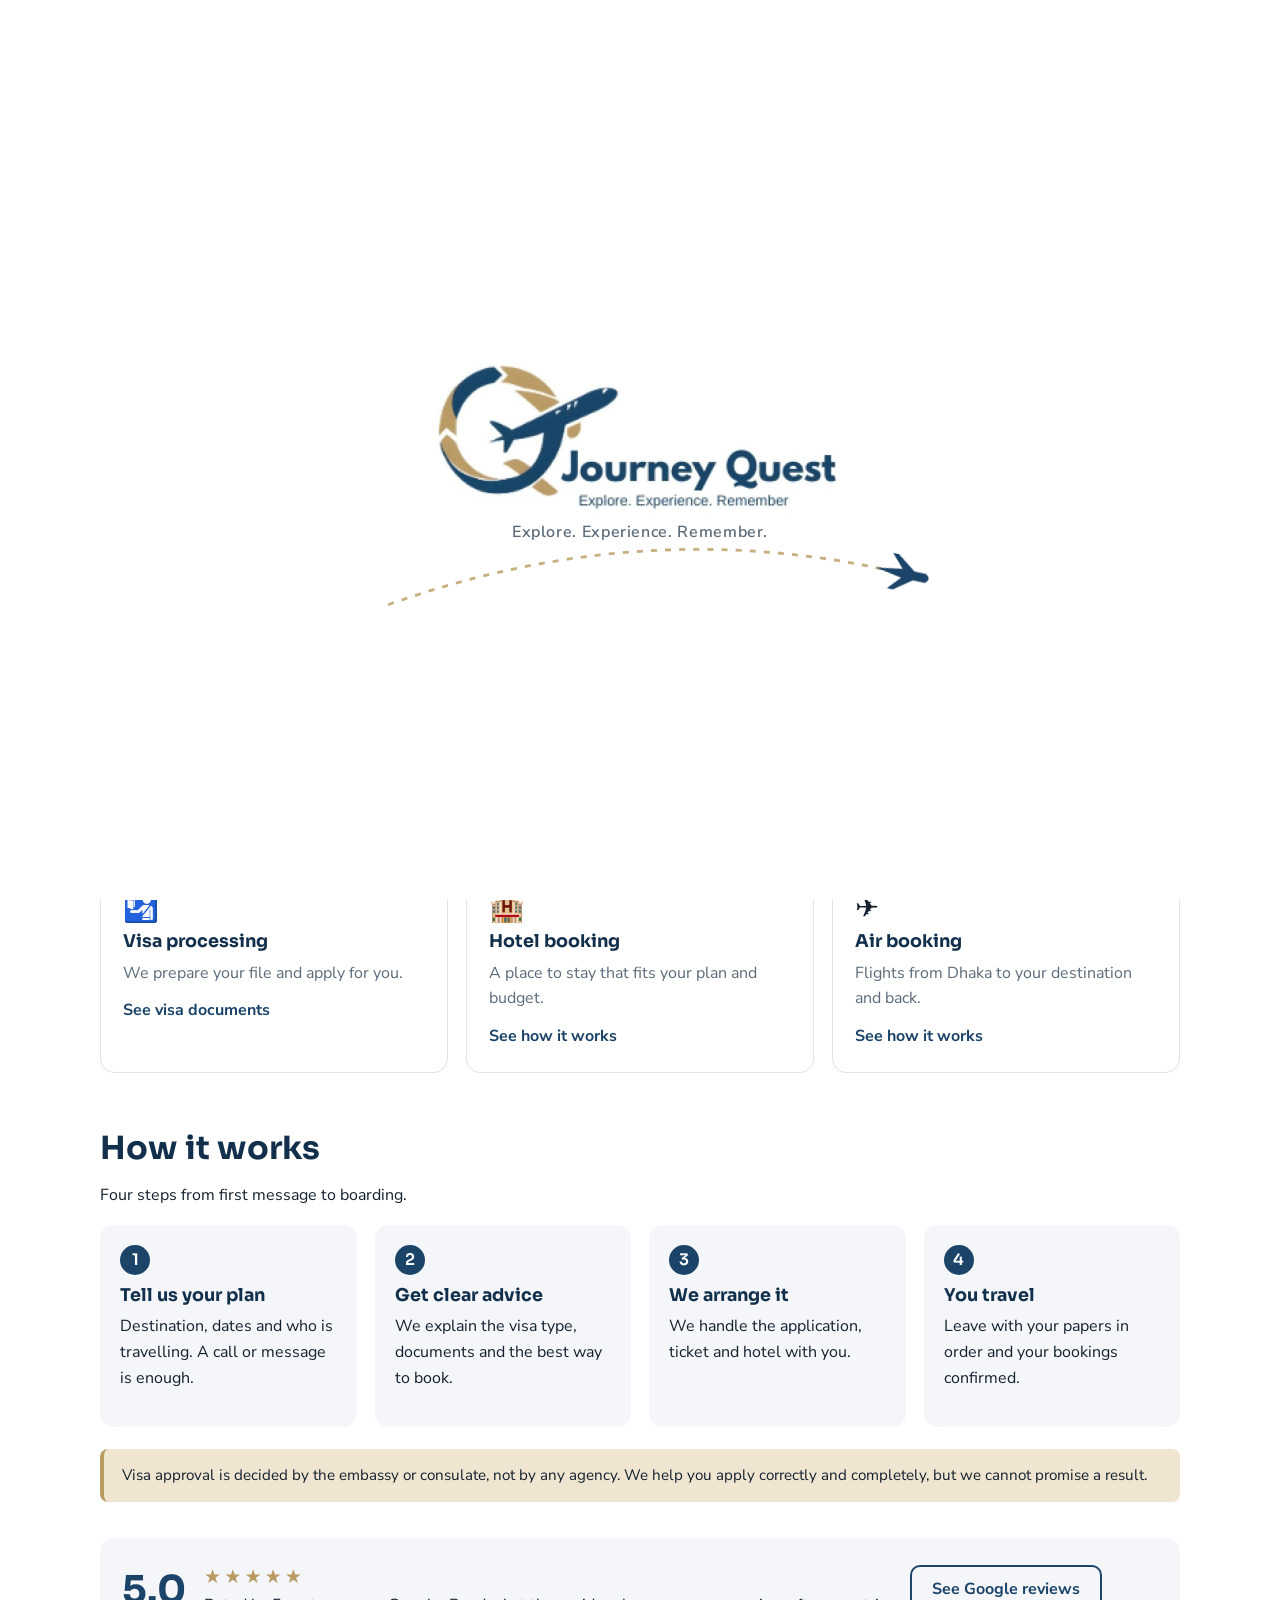
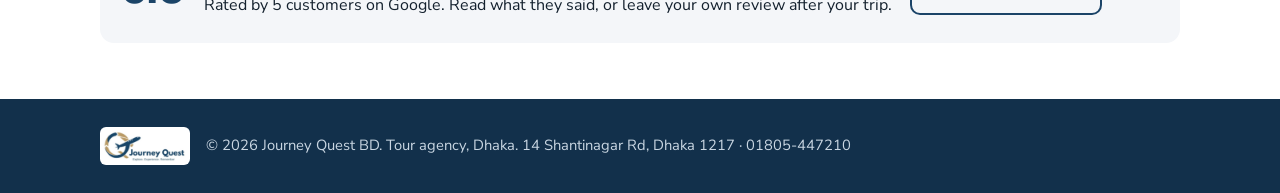
<file: index.html>
<!DOCTYPE html>
<html lang="en">
<head>
<meta charset="utf-8">
<meta name="viewport" content="width=device-width, initial-scale=1">
<title>Journey Quest BD | Visa, air tickets, hotels and tours in Dhaka</title>
<meta name="description" content="Journey Quest BD is a travel agency at 14 Shantinagar Road, Dhaka. Visa processing, air ticket booking, hotel booking, tour packages and travel insurance.">
<link rel="preconnect" href="https://fonts.googleapis.com">
<link rel="preconnect" href="https://fonts.gstatic.com" crossorigin>
<link href="https://fonts.googleapis.com/css2?family=Sora:wght@500;600;700&family=Hind+Siliguri:wght@400;500;600&family=Nunito+Sans:wght@400;600;700&display=swap" rel="stylesheet">
<style>
:root{
  --navy:#1b4468; --navy-d:#12304b; --gold:#b89b62; --gold-l:#efe5d0;
  --bg:#ffffff; --soft:#f4f6f9; --ink:#14212e; --mute:#5b6b7a; --line:#dde3ea; --ok:#2f8f5b;
  --head:'Sora','Hind Siliguri',system-ui,sans-serif;
  --body:'Nunito Sans','Hind Siliguri',system-ui,sans-serif;
}
*{box-sizing:border-box}
html{scroll-behavior:smooth}
body{margin:0;font-family:var(--body);color:var(--ink);background:var(--bg);line-height:1.6;font-size:16px}
img{max-width:100%;display:block}
a{color:var(--navy)}
h1,h2,h3{font-family:var(--head);line-height:1.2;margin:0 0 .5em;color:var(--navy-d)}
h1{font-size:clamp(1.9rem,4.6vw,3.1rem);letter-spacing:-.01em}
h2{font-size:clamp(1.4rem,3vw,2rem)}
h3{font-size:1.1rem}
p{margin:0 0 1em}
.wrap{max-width:1120px;margin:0 auto;padding:0 20px}
:focus-visible{outline:3px solid var(--gold);outline-offset:2px}

/* header */
header{position:sticky;top:0;z-index:20;background:#fff;border-bottom:1px solid var(--line)}
.bar{display:flex;align-items:center;gap:20px;min-height:68px}
.brand img{height:46px;width:auto}
nav{display:flex;gap:4px;margin-left:auto;flex-wrap:wrap}
nav a{text-decoration:none;color:var(--ink);padding:8px 14px;border-radius:8px;font-weight:600;font-size:.95rem}
nav a:hover{background:var(--soft)}
nav a.on{background:var(--navy);color:#fff}
.call{background:var(--gold);color:#fff;text-decoration:none;font-weight:700;padding:9px 16px;border-radius:8px;white-space:nowrap}
.call:hover{background:#a58a53}

/* buttons */
.btn{display:inline-block;border:0;cursor:pointer;font:inherit;font-weight:700;text-decoration:none;padding:12px 22px;border-radius:10px;background:var(--navy);color:#fff}
.btn:hover{background:var(--navy-d)}
.btn.alt{background:transparent;color:var(--navy);box-shadow:inset 0 0 0 2px var(--navy)}
.btn.alt:hover{background:var(--soft)}
.btn.gold{background:var(--gold)}

/* pages */
.page{display:none}
.page.on{display:block}
section{padding:56px 0}
.hero{background:linear-gradient(135deg,var(--navy-d),var(--navy));color:#fff;padding:72px 0 64px;position:relative;overflow:hidden}
.hero h1{color:#fff;max-width:18ch}
.hero .bn{color:var(--gold-l);font-family:var(--body);font-size:1.1rem;margin-bottom:12px}
.hero p.lead{max-width:56ch;font-size:1.1rem;color:#dbe6f0}
.hero .acts{display:flex;gap:12px;flex-wrap:wrap;margin-top:24px}
.hero .btn.alt{color:#fff;box-shadow:inset 0 0 0 2px rgba(255,255,255,.6)}
.hero .btn.alt:hover{background:rgba(255,255,255,.12)}
.hero .arc{position:absolute;right:-120px;top:-160px;width:520px;height:520px;border-radius:50%;border:56px solid rgba(184,155,98,.28)}
.facts{display:flex;flex-wrap:wrap;gap:10px 28px;margin-top:36px;color:#cfdce8;font-size:.95rem}
.facts b{color:#fff}
.ticker{background:var(--gold-l);color:var(--navy-d);font-weight:600;font-size:.9rem;padding:10px 0;overflow:hidden;white-space:nowrap}
.ticker span{display:inline-block;padding-right:36px}

.grid3{display:grid;grid-template-columns:repeat(3,1fr);gap:18px}
.card{background:#fff;border:1px solid var(--line);border-radius:14px;padding:22px}
.card.link{text-decoration:none;color:inherit;display:block;transition:border-color .15s,transform .15s}
.card.link:hover{border-color:var(--gold);transform:translateY(-2px)}
.card .ic{font-size:1.8rem}
.card p{color:var(--mute);margin:0}
.more{font-weight:700;color:var(--navy);margin-top:12px;display:block}
.steps{display:grid;grid-template-columns:repeat(4,1fr);gap:18px;counter-reset:s}
.steps div{background:var(--soft);border-radius:14px;padding:20px}
.steps div::before{counter-increment:s;content:counter(s);display:inline-grid;place-items:center;width:30px;height:30px;border-radius:50%;background:var(--navy);color:#fff;font-family:var(--head);font-weight:600;margin-bottom:10px}
.note{background:var(--gold-l);border-left:4px solid var(--gold);border-radius:8px;padding:14px 18px;margin-top:22px;font-size:.95rem}
.rating{display:flex;align-items:center;gap:18px;background:var(--soft);border-radius:14px;padding:22px;margin-top:36px;flex-wrap:wrap}
.rating b{font-family:var(--head);font-size:2.4rem;color:var(--navy)}
.stars{color:var(--gold);letter-spacing:3px;font-size:1.2rem}
.pagehead{background:var(--soft);padding:44px 0 32px;border-bottom:1px solid var(--line)}
.pagehead .bn{color:var(--gold);font-weight:600;margin-bottom:6px}
.pagehead p{color:var(--mute);max-width:60ch;margin:0}

/* services */
.svc{display:grid;grid-template-columns:1fr 1fr;gap:28px;align-items:start;padding:32px 0;border-bottom:1px solid var(--line)}
.svc ul{padding-left:18px;margin:0 0 16px;color:var(--mute)}
.svc li{margin:4px 0}

/* visa documents */
.countries{display:flex;flex-wrap:wrap;gap:8px;margin:18px 0 8px}
.chip{border:1.5px solid var(--line);background:#fff;font:inherit;font-weight:600;padding:9px 16px;border-radius:999px;cursor:pointer;color:var(--ink)}
.chip:hover{border-color:var(--gold)}
.chip[aria-pressed=true]{background:var(--navy);border-color:var(--navy);color:#fff}
.empty{border:2px dashed var(--line);border-radius:14px;padding:40px;text-align:center;color:var(--mute);margin-top:18px}
.panel{display:none;margin-top:22px;grid-template-columns:minmax(0,1.1fr) minmax(0,.9fr);gap:28px;align-items:start}
.panel.on{display:grid}
.who{display:inline-flex;background:var(--soft);border-radius:10px;padding:4px;margin:10px 0 16px}
.who button{border:0;background:transparent;font:inherit;font-weight:600;padding:8px 16px;border-radius:8px;cursor:pointer;color:var(--mute)}
.who button[aria-pressed=true]{background:#fff;color:var(--navy);box-shadow:0 1px 4px rgba(0,0,0,.12)}
.prog{height:12px;border-radius:99px;background:var(--line);overflow:hidden}
.prog i{display:block;height:100%;width:0;background:linear-gradient(90deg,var(--gold),var(--ok));transition:width .25s}
.progtxt{display:flex;justify-content:space-between;font-weight:600;font-size:.92rem;margin:6px 0 18px;color:var(--mute)}
.group{margin-bottom:20px}
.group h3{font-size:1rem;color:var(--navy);border-bottom:2px solid var(--gold);display:inline-block;padding-bottom:3px;margin-bottom:8px}
.group label{display:flex;gap:10px;align-items:flex-start;padding:8px 10px;border-radius:8px;cursor:pointer}
.group label:hover{background:var(--soft)}
.group input{margin-top:5px;width:18px;height:18px;accent-color:var(--navy);flex:none}
.group input:checked + span{color:var(--mute);text-decoration:line-through}
.sheet{position:sticky;top:90px;border:1px solid var(--line);border-radius:14px;overflow:hidden;background:#fff}
.sheet img{width:100%;height:auto;cursor:zoom-in}
.sheet .cap{display:flex;justify-content:space-between;gap:10px;align-items:center;padding:12px 14px;background:var(--soft);font-weight:600;font-size:.92rem;flex-wrap:wrap}
.sheet .cap a{font-weight:700}
.warn{font-size:.9rem;color:var(--mute);margin-top:26px}
#zoom{position:fixed;inset:0;background:rgba(10,20,30,.88);display:none;z-index:50;overflow:auto;padding:20px;text-align:center}
#zoom.on{display:block}
#zoom img{max-width:min(900px,100%);margin:0 auto;border-radius:6px;background:#fff}
#zoom button{position:fixed;top:14px;right:18px;font-size:1.6rem;background:#fff;border:0;border-radius:50%;width:42px;height:42px;cursor:pointer}

/* contact */
.contact{display:grid;grid-template-columns:1fr 1fr;gap:28px}
.info div{padding:14px 0;border-bottom:1px solid var(--line)}
.info small{display:block;color:var(--mute);font-weight:600}
form{display:grid;gap:12px}
label.f{display:grid;gap:4px;font-weight:600;font-size:.92rem}
input[type=text],select,textarea{font:inherit;padding:11px 12px;border:1.5px solid var(--line);border-radius:8px;background:#fff;width:100%}
textarea{min-height:90px;resize:vertical}
.fine{font-size:.85rem;color:var(--mute)}

footer{background:var(--navy-d);color:#c9d6e2;padding:28px 0;font-size:.92rem}
footer .wrap{display:flex;gap:16px;align-items:center;flex-wrap:wrap}
footer img{height:38px;background:#fff;border-radius:6px;padding:3px}


/* ---------- animations ---------- */
#splash{position:fixed;inset:0;z-index:100;background:#fff;display:grid;place-items:center;transition:opacity .6s ease,visibility .6s}
#splash.out{opacity:0;visibility:hidden}
#splash .in{text-align:center;position:relative;width:min(420px,86vw)}
#splash img{width:100%;animation:logoIn 1.1s cubic-bezier(.2,.8,.2,1) both}
#splash .tag{margin-top:6px;color:var(--mute);font-weight:600;letter-spacing:.04em;animation:fadeUp .8s .9s both}
#splash svg{position:absolute;left:-10%;right:-10%;bottom:-70px;width:120%;height:90px;overflow:visible}
#splash .trail{fill:none;stroke:var(--gold);stroke-width:2.5;stroke-dasharray:6 8;stroke-dashoffset:0;opacity:.8;animation:dash 1.6s .5s linear both}
#splash .jet{offset-path:path('M0 70 Q 250 -10 500 40');offset-rotate:auto;animation:fly 2s .4s cubic-bezier(.4,0,.2,1) both;fill:var(--navy)}
@keyframes logoIn{from{opacity:0;transform:scale(.7) rotate(-6deg)}to{opacity:1;transform:none}}
@keyframes fadeUp{from{opacity:0;transform:translateY(10px)}to{opacity:1;transform:none}}
@keyframes fly{from{offset-distance:0%;opacity:0}12%{opacity:1}to{offset-distance:100%;opacity:1}}
@keyframes dash{from{stroke-dashoffset:200}to{stroke-dashoffset:0}}

.brand{position:relative;overflow:hidden;border-radius:6px}
.brand::after{content:"";position:absolute;top:0;left:-60%;width:40%;height:100%;background:linear-gradient(100deg,transparent,rgba(255,255,255,.85),transparent);transform:skewX(-18deg);animation:shine 6s 2.5s infinite}
@keyframes shine{0%{left:-60%}22%,100%{left:140%}}

.hero .flight{position:absolute;left:0;right:0;bottom:0;height:100%;pointer-events:none;overflow:hidden}
.hero .flight svg{position:absolute;inset:0;width:100%;height:100%}
.hero .flight .trail{fill:none;stroke:rgba(184,155,98,.55);stroke-width:2;stroke-dasharray:3 9}
.hero .plane{position:absolute;left:0;top:0;width:44px;height:44px;offset-path:path('M-40 420 C 260 300, 560 380, 760 200 S 1100 20, 1300 -30');offset-rotate:auto;animation:cruise 14s linear infinite}
.hero .plane svg{position:static;fill:#fff;filter:drop-shadow(0 4px 6px rgba(0,0,0,.35))}
@keyframes cruise{from{offset-distance:0%;opacity:0}6%{opacity:1}94%{opacity:1}to{offset-distance:100%;opacity:0}}
.hero .wrap{position:relative;z-index:1}
.hero .arc{animation:spin 40s linear infinite}
@keyframes spin{to{transform:rotate(360deg)}}

.ticker .track{display:inline-flex;animation:marq 26s linear infinite}
.ticker:hover .track{animation-play-state:paused}
@keyframes marq{to{transform:translateX(-50%)}}

.page.on{animation:pagein .45s ease both}
@keyframes pagein{from{opacity:0;transform:translateY(8px)}to{opacity:1;transform:none}}

/* hero logo */
.herogrid{display:grid;grid-template-columns:1.15fr .85fr;gap:36px;align-items:center}
.logocard{position:relative;display:grid;place-items:center;min-height:340px;animation:lcIn 1.2s .2s cubic-bezier(.2,.8,.2,1) both}
.logocard .lc{position:relative;z-index:1;background:#fff;border-radius:28px;padding:26px 30px;box-shadow:0 24px 60px rgba(0,0,0,.35);width:min(420px,100%);overflow:hidden;animation:floaty 5s ease-in-out infinite}
.logocard .lc img{width:100%;height:auto}
.logocard .lc::after{content:"";position:absolute;top:0;left:-60%;width:35%;height:100%;background:linear-gradient(100deg,transparent,rgba(184,155,98,.35),transparent);transform:skewX(-18deg);animation:shine 5s 1.5s infinite}
.logocard .orbit{position:absolute;width:min(470px,100%);aspect-ratio:1;border-radius:50%;border:2px dashed rgba(184,155,98,.6);animation:spin 18s linear infinite}
.logocard .orbit i{position:absolute;top:-9px;left:50%;margin-left:-9px;width:18px;height:18px;border-radius:50%;background:var(--gold);box-shadow:0 0 0 6px rgba(184,155,98,.25)}
@keyframes floaty{0%,100%{transform:translateY(0)}50%{transform:translateY(-10px)}}
@keyframes lcIn{from{opacity:0;transform:scale(.75) translateY(20px)}to{opacity:1;transform:none}}
@media(max-width:860px){.herogrid{grid-template-columns:1fr}.logocard{order:-1;min-height:240px}.logocard .lc{width:min(300px,80%)}.logocard .orbit{width:min(330px,90%)}}

@media(max-width:860px){
  .grid3,.steps,.svc,.contact,.panel.on{grid-template-columns:1fr}
  .steps{grid-template-columns:1fr 1fr}
  .sheet{position:static}
  .bar{flex-wrap:wrap;padding:8px 0}
  nav{order:3;width:100%;margin-left:0}
  .call{margin-left:auto}
  .hero .arc{display:none}
}
@media(max-width:520px){.steps{grid-template-columns:1fr}}
@media(prefers-reduced-motion:reduce){*,*::before,*::after{animation:none!important;transition:none!important;scroll-behavior:auto!important}#splash{display:none}}
</style>
</head>
<body>
<div id="splash" aria-hidden="true"><div class="in"><img src="images/logo.png" alt=""><div class="tag">Explore. Experience. Remember.</div>
<svg viewBox="0 0 500 80" preserveAspectRatio="none"><path class="trail" d="M0 70 Q 250 -10 500 40"/><g class="jet"><path d="M-16 0 L10 -4 L-2 -16 L4 -16 L22 -4 L34 -4 Q40 0 34 4 L22 4 L4 16 L-2 16 L10 4 Z"/></g></svg></div></div>
<header>
  <div class="wrap bar">
    <a class="brand" href="#/" aria-label="Journey Quest BD home"><img src="images/logo.png" alt="Journey Quest - Explore. Experience. Remember"></a>
    <nav aria-label="Main">
      <a href="#/" data-r="home">Home</a>
      <a href="#/services" data-r="services">Our services</a>
      <a href="#/documents" data-r="documents">Visa documents</a>
      <a href="#/contact" data-r="contact">Contact</a>
    </nav>
    <a class="call" href="tel:01805447210">Call 01805-447210</a>
  </div>
</header>

<main>
<!-- HOME -->
<div class="page" id="p-home">
  <div class="hero">
    <div class="arc" aria-hidden="true"></div>
    <div class="flight" aria-hidden="true"><svg viewBox="0 0 1200 460" preserveAspectRatio="none"><path class="trail" d="M-40 420 C 260 300, 560 380, 760 200 S 1100 20, 1300 -30"/></svg>
<div class="plane"><svg viewBox="-20 -20 60 40"><path d="M-16 0 L10 -4 L-2 -16 L4 -16 L22 -4 L34 -4 Q40 0 34 4 L22 4 L4 16 L-2 16 L10 4 Z"/></svg></div></div>

    <div class="wrap herogrid">
      <div class="txt">
      <div class="bn">Visa, Hotel, and Air Ticket - All in One Place.</div>
      <h1>Your visa, flight and hotel, handled from one office in Shantinagar.</h1>
      <p class="lead">Journey Quest BD helps you plan trips abroad. Tell us where you want to go and we will guide you through the visa, book your ticket and hotel, and put together a tour that fits.</p>
      <div class="acts"><a class="btn gold" href="#/contact">Plan my trip</a><a class="btn alt" href="#/services">See our services</a></div>
      <div class="facts"><span><b>5.0</b> on Google (5 reviews)</span><span>Open daily, closes 6 PM</span><span>14 Shantinagar Rd, Dhaka</span></div>
      </div>
      <div class="logocard" aria-hidden="false">
        <div class="orbit" aria-hidden="true"><i></i></div>
        <div class="lc"><img src="images/logo.png" alt="Journey Quest BD - Explore. Experience. Remember"></div>
      </div>
    </div>
  </div>
  <div class="ticker"><div class="track"><span>Visa processing</span><span>Tourist visa</span><span>Visa consultancy</span><span>Air ticket booking</span><span>Hotel booking</span><span>Tour packages</span><span>Travel insurance</span><span>Visa processing</span><span>Tourist visa</span><span>Visa consultancy</span><span>Air ticket booking</span><span>Hotel booking</span><span>Tour packages</span><span>Travel insurance</span></div></div>

  <section><div class="wrap">
    <h2>The three things we do most</h2>
    <p>Visa, flight and hotel. Open any of them to see how we work and which documents you will need.</p>
    <div class="grid3">
      <a class="card link" href="#/documents"><div class="ic">🛂</div><h3>Visa processing</h3><p>We prepare your file and apply for you.</p><span class="more">See visa documents</span></a>
      <a class="card link" href="#/services"><div class="ic">🏨</div><h3>Hotel booking</h3><p>A place to stay that fits your plan and budget.</p><span class="more">See how it works</span></a>
      <a class="card link" href="#/services"><div class="ic">✈️</div><h3>Air booking</h3><p>Flights from Dhaka to your destination and back.</p><span class="more">See how it works</span></a>
    </div>
  </div></section>

  <section style="padding-top:0"><div class="wrap">
    <h2>How it works</h2>
    <p>Four steps from first message to boarding.</p>
    <div class="steps">
      <div><h3>Tell us your plan</h3><p>Destination, dates and who is travelling. A call or message is enough.</p></div>
      <div><h3>Get clear advice</h3><p>We explain the visa type, documents and the best way to book.</p></div>
      <div><h3>We arrange it</h3><p>We handle the application, ticket and hotel with you.</p></div>
      <div><h3>You travel</h3><p>Leave with your papers in order and your bookings confirmed.</p></div>
    </div>
    <div class="note">Visa approval is decided by the embassy or consulate, not by any agency. We help you apply correctly and completely, but we cannot promise a result.</div>
    <div class="rating"><b>5.0</b><div><div class="stars" aria-label="5 out of 5 stars">★★★★★</div>Rated by 5 customers on Google. Read what they said, or leave your own review after your trip.</div><a class="btn alt" href="https://www.google.com/search?q=journey+quest+bd" target="_blank" rel="noopener">See Google reviews</a></div>
  </div></section>
</div>

<!-- SERVICES -->
<div class="page" id="p-services">
  <div class="pagehead"><div class="wrap"><div class="bn">আমাদের সেবা</div><h1>Our services</h1><p>Everything for your trip, from the visa file to the hotel room. Use one service or all of them together.</p></div></div>
  <div class="wrap">
    <div class="svc"><div><h2>Visa processing</h2><p>We check which visa fits your trip, collect the right documents, fill in the forms and submit your application.</p>
      <ul><li>Tourist visa processing</li><li>Visa consultancy before you apply</li><li>Document checklist for your destination</li><li>Help with forms, bookings and appointments</li></ul>
      <a class="btn" href="#/documents">See visa documents</a> <a class="btn alt" href="#/contact">Ask about my visa</a></div>
      <div class="card"><div class="ic">🛂</div><p>17 country checklists are ready on the Visa documents page, with the official document sheet for each country.</p></div></div>
    <div class="svc"><div><h2>Hotel booking</h2><p>Tell us your dates and budget. We find a hotel that works for your plan and give you a booking you can use for your visa file too.</p>
      <ul><li>Hotels matched to your budget and area</li><li>Booking confirmation for your visa application</li><li>Single rooms, family rooms and group stays</li></ul><a class="btn" href="#/contact">Book a hotel</a></div>
      <div class="card"><div class="ic">🏨</div><p>Confirmed bookings you can attach to your visa file.</p></div></div>
    <div class="svc"><div><h2>Air booking</h2><p>Flights from Dhaka to your destination and back. We compare options and book the one that fits your dates.</p>
      <ul><li>One-way and return tickets</li><li>Flight booking for your visa application</li><li>Changes and questions answered by a real person</li></ul><a class="btn" href="#/contact">Book a flight</a></div>
      <div class="card"><div class="ic">✈️</div><p>One-way and return tickets matched to your travel dates.</p></div></div>
    <div style="padding:32px 0 56px"><h2>Also available</h2>
      <div class="grid3">
        <div class="card"><h3>Tour packages</h3><p>Custom international tours built around your dates and interests.</p><a class="more" href="#/contact">Ask about tours</a></div>
        <div class="card"><h3>Travel insurance</h3><p>Cover for the unexpected while you are away.</p><a class="more" href="#/contact">Ask about cover</a></div>
        <div class="card"><h3>Visa consultancy</h3><p>Not sure which visa or documents you need? Start with a conversation.</p><a class="more" href="#/contact">Ask a question</a></div>
      </div></div>
  </div>
</div>

<!-- VISA DOCUMENTS -->
<div class="page" id="p-documents">
  <div class="pagehead"><div class="wrap"><div class="bn">ভিসা ডকুমেন্টস</div><h1>Visa Documents</h1><p>Select a country to see the documents needed for that destination. Tick off what you already have and the bar shows how ready your file is.</p></div></div>
  <div class="wrap" style="padding-top:28px;padding-bottom:56px">
    <h2>Choose your country</h2>
    <div class="countries" id="chips" role="group" aria-label="Countries"></div>
    <div class="empty" id="empty">Pick a country above to see its document checklist.</div>

    <div class="panel" id="panel">
      <div>
        <h2 id="ctitle"></h2>
        <div class="who" id="who" role="group" aria-label="I am a"><button data-w="job" aria-pressed="true">Job holder</button><button data-w="biz" aria-pressed="false">Business person</button></div>
        <div class="prog"><i id="bar"></i></div>
        <div class="progtxt"><span id="ptxt"></span><button class="chip" id="reset" style="padding:4px 12px;font-size:.85rem">Clear ticks</button></div>
        <div id="groups"></div>
        <p class="warn">This is a general checklist. Embassies change their rules and ask for different papers depending on your job, travel history and purpose of visit. We confirm the latest list for your passport before you apply.</p>
        <a class="btn gold" id="wa" target="_blank" rel="noopener" href="#">Ask us on WhatsApp</a>
      </div>
      <aside class="sheet">
        <img id="simg" alt="" tabindex="0">
        <div class="cap"><span id="scap"></span><span><a id="sopen" href="#" target="_blank" rel="noopener">Open full size</a> · <a id="sdl" href="#" download>Download</a></span></div>
      </aside>
    </div>
  </div>
</div>

<!-- CONTACT -->
<div class="page" id="p-contact">
  <div class="pagehead"><div class="wrap"><h1>Visit or call us</h1><p>Walk in during office hours, or send a message and we will get back to you.</p></div></div>
  <div class="wrap" style="padding-top:32px;padding-bottom:56px">
    <div class="contact">
      <div class="info">
        <div><small>Office</small>14 Shantinagar Rd, Dhaka 1217</div>
        <div><small>Phone</small><a href="tel:01805447210">01805-447210</a></div>
        <div><small>Email</small><a href="mailto:journeyquestbd@gmail.com">journeyquestbd@gmail.com</a></div>
        <div><small>Hours</small>Open daily, closes 6 PM</div>
        <p style="margin-top:18px"><a class="btn alt" href="https://maps.google.com/?q=14+Shantinagar+Rd,+Dhaka+1217" target="_blank" rel="noopener">Get directions</a> <a class="btn" href="tel:01805447210">Call now</a></p>
      </div>
      <div class="card">
        <h2>Message us on WhatsApp</h2>
        <form id="wf">
          <label class="f">Your name<input type="text" id="fn" required></label>
          <label class="f">What do you need?<select id="fs"><option>Tourist visa processing</option><option>Visa consultancy</option><option>Air ticket booking</option><option>Hotel booking</option><option>Tour package</option><option>Travel insurance</option></select></label>
          <label class="f">Where do you want to go?<input type="text" id="fd"></label>
          <label class="f">Anything else we should know?<textarea id="fm"></textarea></label>
          <button class="btn gold" type="submit">Send on WhatsApp</button>
          <span class="fine">This opens WhatsApp with your message ready to send.</span>
        </form>
      </div>
    </div>
  </div>
</div>
</main>

<footer><div class="wrap"><img src="images/logo.png" alt="Journey Quest"><span>© 2026 Journey Quest BD. Tour agency, Dhaka. 14 Shantinagar Rd, Dhaka 1217 · 01805-447210</span></div></footer>

<div id="zoom" role="dialog" aria-label="Document sheet"><button aria-label="Close">×</button><img alt=""></div>

<script>
/* ---------- Visa document data (from your sheets) ---------- */
const BIZ=['Trade License (English Notarized)','Tin/Bin Certificate','Official Pad & Visiting Card','Partnership Deed (For partnership business)','Memorandum & articles of association & incorporation certificate (for limited companies)','Membership certificate of business association'];
const JOB=['NOC Letter','Salary Certificate','Pay slip','Office ID card'];
const PH35='Recent Color Photo (35 x 45 mm, White Background)';
const PH22='Recent Color Photo (2 x 2 inch, White Background)';
const BANK='Bank Solvency & Bank Statement (Last 6 months)';
const MARR='Marriage Certificate (if applicable)';
const CARD='Credit or Debit Card Photocopy (if any)';
const UTIL='Latest Utility / Wasa Bill Copy / Gas Bill Copy';
const PROP='Documents of Properties (Land, Flat, Vehicles, etc.)';
const OTHER='Documents of others income, if any';
const FIN='All documents of financial solvency like FDR / Share business / other savings / deposit / cash investment etc.';
const TAX='Income Tax Certificate, TIN, Income Tax Return (Last 3 years)';
const std=(over={})=>Object.assign({basic:['Passport (All)',PH35,BANK,MARR],biz:BIZ,job:JOB,sup:[]},over);

const C={
 'India':{title:'Indian Medical Visa',file:'india',
   basic:['Visa Form','Passport (All)',PH22,BANK,MARR],
   biz:['Trade License (English Notarized), Tin/Bin','Official Pad & Visiting Card',BIZ[3],BIZ[4],BIZ[5]],job:JOB,
   sup:[UTIL,'NID Card','Bangladesh Doctor Report','Indian Doctor Appointment','Last Indian Visa Copy']},
 'Indonesia':{file:'indonesia',
   basic:['All Passport, 2 blank passport pages, Passport photocopy',PH35,BANK,MARR],
   biz:[BIZ[0],'Tin Certificate',BIZ[2],BIZ[3],BIZ[4],BIZ[5]],job:JOB,sup:['Travel Insurance','Check Pata']},
 'Japan':{file:'japan',
   basic:['Visa Form','Passport (All)',PH35,BANK,MARR],biz:BIZ,job:JOB,sup:[TAX,PROP,FIN]},
 'Malaysia':{file:'malaysia',...std()},
 'Philippines':{file:'philippines',...std()},
 'Schengen':{file:'schengen',
   basic:['Passport (All)',PH35,BANK,MARR,CARD],biz:BIZ,job:JOB,sup:['Travel Insurance',PROP,OTHER,FIN]},
 'Singapore':{file:'singapore',...std()},
 'South Korea':{file:'south-korea',
   basic:['Visa Form','Passport (All)',PH35,BANK,MARR],biz:BIZ,job:JOB,sup:[TAX,PROP,FIN]},
 'Thailand':{file:'thailand',...std({sup:['Latest Utility Copy / Wasa Bill Copy / Gas Bill Copy']})},
 'Turkey (E-Visa)':{file:'turkey',
   basic:['Passport Copy',PH35,'Valid UK, USA or Schengen Visa at the time of apply'],biz:[],job:[],sup:[]},
 'UK':{file:'uk',basic:['Passport (All)',PH35,BANK,MARR,CARD],biz:BIZ,job:JOB,sup:[PROP,OTHER,FIN]},
 'USA':{file:'usa',
   basic:['Passport Copy',PH22],biz:['Visiting Card'],job:['Employee Details'],
   sup:[UTIL,'NID Card','Social Media Account Link','Personal Mail & Contact Number','Parents & Spouse Details','Last 5 Years travel history','Education & Qualification Details']},
 'Australia':{file:'australia',basic:['Passport (All)',PH35,BANK,MARR,CARD],biz:BIZ,job:JOB,sup:[PROP,OTHER,FIN]},
 'Canada':{file:'canada',basic:['Passport (All)',PH35,BANK,MARR,CARD],biz:BIZ,job:JOB,sup:[PROP,OTHER,FIN]},
 'China':{file:'china',...std()},
 'Egypt':{file:'egypt',basic:['Visa Form','Passport (All)',PH35,BANK,MARR],biz:BIZ,job:JOB,sup:[]},
 'Hong Kong':{file:'hong-kong',...std()}
};
Object.entries(C).forEach(([k,v])=>{v.title=v.title||k+' Visa';});

/* ---------- Router ---------- */
const pages=['home','services','documents','contact'];
function route(){
  const r=(location.hash.replace(/^#\/?/,'')||'home').split('?')[0];
  const id=pages.includes(r)?r:'home';
  pages.forEach(p=>document.getElementById('p-'+p).classList.toggle('on',p===id));
  document.querySelectorAll('nav a').forEach(a=>a.classList.toggle('on',a.dataset.r===id));
  window.scrollTo(0,0);
}
window.addEventListener('hashchange',route);

/* ---------- Visa documents UI ---------- */
const $=s=>document.querySelector(s);
const chips=$('#chips'),panel=$('#panel'),empty=$('#empty'),groups=$('#groups');
let cur=null,who='job',ticks={};
try{ticks=JSON.parse(localStorage.getItem('jq_ticks')||'{}')}catch(e){}
const save=()=>{try{localStorage.setItem('jq_ticks',JSON.stringify(ticks))}catch(e){}};

Object.keys(C).forEach(n=>{
  const b=document.createElement('button');b.className='chip';b.textContent=n;b.setAttribute('aria-pressed','false');
  b.onclick=()=>pick(n);chips.appendChild(b);
});

function pick(n){
  cur=n;const d=C[n];
  chips.querySelectorAll('.chip').forEach(b=>b.setAttribute('aria-pressed',b.textContent===n));
  empty.style.display='none';panel.classList.add('on');
  $('#ctitle').textContent=d.title+' — Required Documents';
  const img='images/'+d.file+'.jpg';
  $('#simg').src=img;$('#simg').alt=d.title+' required documents sheet';
  $('#sopen').href=img;$('#sdl').href=img;$('#sdl').setAttribute('download','Journey-Quest-'+d.file+'-visa-documents.jpg');
  $('#scap').textContent=n+' document sheet';
  const hasExtra=d.biz.length||d.job.length;
  $('#who').style.display=hasExtra?'inline-flex':'none';
  $('#wa').href='https://wa.me/8801805447210?text='+encodeURIComponent('Hello Journey Quest BD, I want to apply for a '+d.title+'.');
  render();
}
function render(){
  const d=C[cur];groups.innerHTML='';
  const sets=[['Basic documents','basic',d.basic]];
  if(who==='biz'&&d.biz.length)sets.push(['Extra documents for business person','biz',d.biz]);
  if(who==='job'&&d.job.length)sets.push(['Extra documents for job holder','job',d.job]);
  if(d.sup.length)sets.push(['Supporting documents','sup',d.sup]);
  sets.forEach(([h,k,list])=>{
    const g=document.createElement('div');g.className='group';g.innerHTML='<h3></h3>';g.firstChild.textContent=h;
    list.forEach((t,i)=>{
      const key=cur+'|'+k+'|'+i;
      const l=document.createElement('label');
      l.innerHTML='<input type="checkbox"><span></span>';
      l.querySelector('span').textContent=t;
      const cb=l.querySelector('input');cb.checked=!!ticks[key];cb.dataset.k=key;
      cb.onchange=()=>{ticks[key]=cb.checked;if(!cb.checked)delete ticks[key];save();prog()};
      g.appendChild(l);
    });
    groups.appendChild(g);
  });
  prog();
}
function prog(){
  const all=[...groups.querySelectorAll('input')];const n=all.filter(i=>i.checked).length;
  const p=all.length?Math.round(n/all.length*100):0;
  $('#bar').style.width=p+'%';$('#ptxt').textContent=n+' of '+all.length+' ready ('+p+'%)';
}
$('#who').onclick=e=>{const b=e.target.closest('button');if(!b)return;who=b.dataset.w;
  $('#who').querySelectorAll('button').forEach(x=>x.setAttribute('aria-pressed',x===b));render()};
$('#reset').onclick=()=>{Object.keys(ticks).filter(k=>k.startsWith(cur+'|')).forEach(k=>delete ticks[k]);save();render()};

/* zoom */
const z=$('#zoom');
$('#simg').onclick=()=>{z.querySelector('img').src=$('#simg').src;z.classList.add('on')};
$('#simg').onkeydown=e=>{if(e.key==='Enter')$('#simg').click()};
z.onclick=e=>{if(e.target!==z.querySelector('img'))z.classList.remove('on')};
document.addEventListener('keydown',e=>{if(e.key==='Escape')z.classList.remove('on')});

/* WhatsApp form */
$('#wf').onsubmit=e=>{e.preventDefault();
  const t='Hello Journey Quest BD,\nName: '+$('#fn').value+'\nNeed: '+$('#fs').value+'\nDestination: '+$('#fd').value+'\nNote: '+$('#fm').value;
  window.open('https://wa.me/8801805447210?text='+encodeURIComponent(t),'_blank');};


/* splash intro (once per visit) */
(function(){const sp=document.getElementById('splash');let seen=false;
 try{seen=sessionStorage.getItem('jq_splash')}catch(e){}
 if(seen){sp.remove();return}
 try{sessionStorage.setItem('jq_splash','1')}catch(e){}
 const hide=()=>{sp.classList.add('out');setTimeout(()=>sp.remove(),700)};
 setTimeout(hide,2900);sp.addEventListener('click',hide);sp.style.cursor='pointer';})();

route();
</script>
</body>
</html>
</file>
